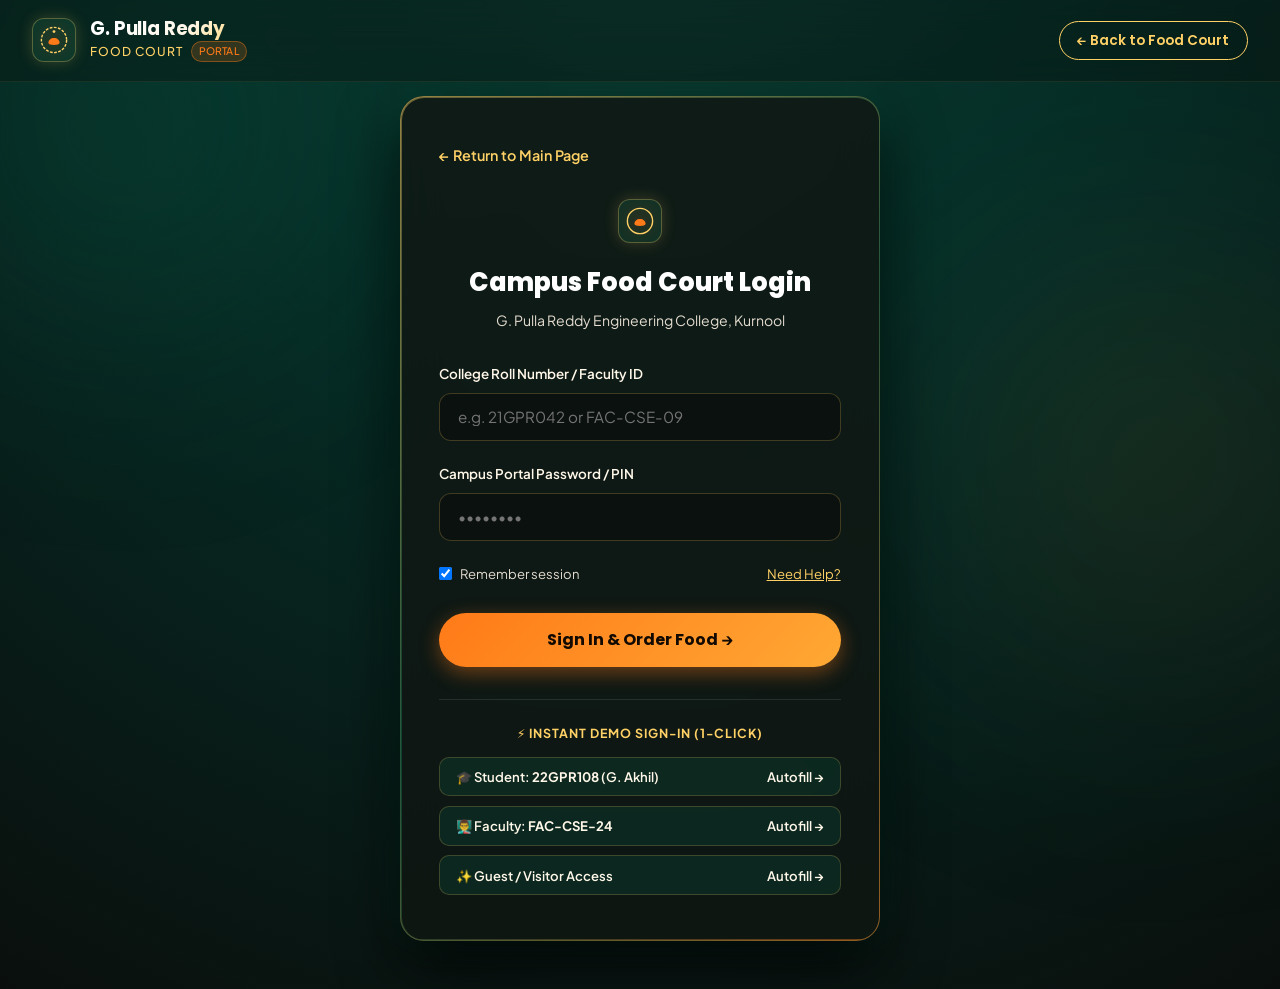
<file: login.html>
<!DOCTYPE html>
<html lang="en">
<head>
  <meta charset="UTF-8">
  <meta name="viewport" content="width=device-width, initial-scale=1.0">
  <title>Student & Faculty Login — G. Pulla Reddy Food Court</title>
  <meta name="description" content="Login to G. Pulla Reddy Food Court Smart Queue Management System. Order meals, track digital tokens, and skip the line.">

  <!-- Google Fonts -->
  <link rel="preconnect" href="https://fonts.googleapis.com">
  <link rel="preconnect" href="https://fonts.gstatic.com" crossorigin>
  <link href="https://fonts.googleapis.com/css2?family=Plus+Jakarta+Sans:wght@300;400;500;600;700;800&family=Poppins:wght@400;500;600;700;800&display=swap" rel="stylesheet">
  
  <link rel="stylesheet" href="style.css">
  <style>
    .auth-page {
      min-height: 100vh;
      display: flex;
      flex-direction: column;
      justify-content: center;
      align-items: center;
      padding: 6rem 1.5rem 3rem 1.5rem;
      position: relative;
      z-index: 2;
    }

    .auth-card {
      width: 100%;
      max-width: 480px;
      background: rgba(16, 22, 19, 0.82);
      border: 1px solid rgba(255, 209, 102, 0.28);
      border-radius: 24px;
      padding: 2.8rem 2.4rem;
      box-shadow: 0 25px 60px rgba(0, 0, 0, 0.8), 0 0 35px rgba(11, 93, 70, 0.35);
      backdrop-filter: blur(20px);
      -webkit-backdrop-filter: blur(20px);
      position: relative;
    }

    .auth-card::before {
      content: '';
      position: absolute;
      inset: -1px;
      border-radius: inherit;
      padding: 1.5px;
      background: linear-gradient(135deg, rgba(255, 209, 102, 0.4), rgba(11, 93, 70, 0.6), rgba(255, 122, 24, 0.4));
      -webkit-mask: linear-gradient(#fff 0 0) content-box, linear-gradient(#fff 0 0);
      -webkit-mask-composite: xor;
      mask-composite: exclude;
      pointer-events: none;
    }

    .auth-header {
      text-align: center;
      margin-bottom: 2rem;
    }

    .auth-header .logo-crest {
      margin: 0 auto 1.2rem auto;
    }

    .auth-title {
      font-family: var(--font-heading);
      font-size: 1.6rem;
      font-weight: 800;
      color: #FFFFFF;
      margin-bottom: 0.35rem;
    }

    .auth-subtitle {
      font-size: 0.88rem;
      color: var(--color-cream-muted);
    }

    .form-group {
      margin-bottom: 1.4rem;
    }

    .form-label {
      display: block;
      font-size: 0.84rem;
      font-weight: 600;
      color: var(--color-cream);
      margin-bottom: 0.5rem;
    }

    .form-input-wrapper {
      position: relative;
    }

    .form-input {
      width: 100%;
      background: rgba(10, 15, 13, 0.7);
      border: 1.5px solid rgba(255, 209, 102, 0.22);
      border-radius: 12px;
      padding: 0.85rem 1.1rem;
      color: #FFFFFF;
      font-size: 0.95rem;
      transition: all var(--transition-fast);
      outline: none;
    }

    .form-input:focus {
      border-color: var(--color-gold);
      box-shadow: 0 0 15px rgba(255, 209, 102, 0.25);
      background: rgba(10, 15, 13, 0.95);
    }

    .form-row-between {
      display: flex;
      align-items: center;
      justify-content: space-between;
      font-size: 0.82rem;
      margin-bottom: 1.8rem;
    }

    .form-checkbox-label {
      display: flex;
      align-items: center;
      gap: 0.5rem;
      color: var(--color-cream-muted);
      cursor: pointer;
    }

    .forgot-link {
      color: var(--color-gold);
      text-decoration: underline;
    }

    .demo-login-box {
      margin-top: 2rem;
      padding-top: 1.5rem;
      border-top: 1px solid rgba(255, 255, 255, 0.1);
    }

    .demo-login-box h5 {
      font-size: 0.78rem;
      font-weight: 700;
      text-transform: uppercase;
      letter-spacing: 0.08em;
      color: var(--color-gold);
      margin-bottom: 0.8rem;
      text-align: center;
    }

    .demo-btn-group {
      display: flex;
      flex-direction: column;
      gap: 0.6rem;
    }

    .btn-demo-quick {
      background: rgba(11, 93, 70, 0.25);
      border: 1px solid rgba(255, 209, 102, 0.2);
      border-radius: 10px;
      padding: 0.65rem 1rem;
      color: var(--color-cream);
      font-size: 0.82rem;
      font-weight: 600;
      cursor: pointer;
      display: flex;
      align-items: center;
      justify-content: space-between;
      transition: all var(--transition-fast);
    }

    .btn-demo-quick:hover {
      background: rgba(11, 93, 70, 0.6);
      border-color: var(--color-gold);
      color: var(--color-gold);
      transform: translateX(3px);
    }

    .back-home-link {
      display: inline-flex;
      align-items: center;
      gap: 0.5rem;
      color: var(--color-gold);
      font-size: 0.9rem;
      font-weight: 600;
      margin-bottom: 2rem;
      text-decoration: none;
      transition: transform var(--transition-fast);
    }

    .back-home-link:hover {
      transform: translateX(-4px);
    }
  </style>
</head>
<body>

  <!-- Ambient background glow -->
  <div class="ambient-glow glow-top-left" aria-hidden="true"></div>
  <div class="ambient-glow glow-center-right" aria-hidden="true"></div>

  <!-- Navbar Simple Header -->
  <header class="navbar" id="navbar">
    <div class="nav-container">
      <a href="index.html" class="brand-logo" aria-label="G. Pulla Reddy Food Court Home">
        <div class="logo-crest">
          <svg class="crest-icon" viewBox="0 0 40 40" fill="none" xmlns="http://www.w3.org/2000/svg">
            <circle cx="20" cy="20" r="18" stroke="#FFD166" stroke-width="2" stroke-dasharray="4 2"/>
            <path d="M12 24C12 20 15.58 17 20 17C24.42 17 28 20 28 24C28 26.2 24.42 27 20 27C15.58 27 12 26.2 12 24Z" fill="#FF7A18"/>
            <circle cx="20" cy="8" r="2" fill="#FFD166"/>
          </svg>
        </div>
        <div class="brand-text">
          <span class="college-name">G. Pulla Reddy</span>
          <span class="sub-name">Food Court <span class="badge-sqms">Portal</span></span>
        </div>
      </a>

      <div class="nav-actions">
        <a href="index.html" class="btn btn-outline-gold" style="padding: 0.5rem 1.1rem; font-size: 0.85rem;">
          ← Back to Food Court
        </a>
      </div>
    </div>
  </header>

  <main class="auth-page">
    <div class="auth-card">
      
      <a href="index.html" class="back-home-link">
        <span>← Return to Main Page</span>
      </a>

      <div class="auth-header">
        <div class="logo-crest">
          <svg class="crest-icon" viewBox="0 0 40 40" fill="none">
            <circle cx="20" cy="20" r="18" stroke="#FFD166" stroke-width="2"/>
            <path d="M12 24C12 20 15.58 17 20 17C24.42 17 28 20 28 24C28 26.2 24.42 27 20 27C15.58 27 12 26.2 12 24Z" fill="#FF7A18"/>
          </svg>
        </div>
        <h1 class="auth-title">Campus Food Court Login</h1>
        <p class="auth-subtitle">G. Pulla Reddy Engineering College, Kurnool</p>
      </div>

      <form id="loginForm" onsubmit="handleLoginSubmit(event)">
        
        <div class="form-group">
          <label class="form-label" for="collegeRoll">College Roll Number / Faculty ID</label>
          <div class="form-input-wrapper">
            <input 
              type="text" 
              id="collegeRoll" 
              class="form-input" 
              placeholder="e.g. 21GPR042 or FAC-CSE-09" 
              required
            >
          </div>
        </div>

        <div class="form-group">
          <label class="form-label" for="userPassword">Campus Portal Password / PIN</label>
          <div class="form-input-wrapper">
            <input 
              type="password" 
              id="userPassword" 
              class="form-input" 
              placeholder="••••••••" 
              required
            >
          </div>
        </div>

        <div class="form-row-between">
          <label class="form-checkbox-label">
            <input type="checkbox" checked>
            <span>Remember session</span>
          </label>
          <a href="#" class="forgot-link" onclick="alert('Demo Mode: You can click any Quick Demo Login button below or type any credentials to test!')">Need Help?</a>
        </div>

        <button type="submit" class="btn btn-primary btn-block" style="padding: 0.9rem; font-size: 1rem;">
          Sign In & Order Food →
        </button>

      </form>

      <!-- Instant Demo Shortcuts -->
      <div class="demo-login-box">
        <h5>⚡ Instant Demo Sign-In (1-Click)</h5>
        <div class="demo-btn-group">
          <button type="button" class="btn-demo-quick" onclick="quickFill('22GPR108', 'G. Akhil (ECE Department)')">
            <span>🎓 Student: <strong>22GPR108</strong> (G. Akhil)</span>
            <span>Autofill →</span>
          </button>
          <button type="button" class="btn-demo-quick" onclick="quickFill('FAC-CSE-24', 'Dr. S. Reddy (CSE Dept)')">
            <span>👨‍🏫 Faculty: <strong>FAC-CSE-24</strong></span>
            <span>Autofill →</span>
          </button>
          <button type="button" class="btn-demo-quick" onclick="quickFill('GUEST-CAMPUS', 'Guest Visitor')">
            <span>✨ Guest / Visitor Access</span>
            <span>Autofill →</span>
          </button>
        </div>
      </div>

    </div>
  </main>

  <script>
    function quickFill(id, name) {
      document.getElementById('collegeRoll').value = id;
      document.getElementById('userPassword').value = 'canteen123';
      sessionStorage.setItem('gpr_user', JSON.stringify({ id, name, role: 'Student' }));
      setTimeout(() => {
        alert(`Welcome, ${name}! Redirecting to Food Court Menu with verified student account.`);
        window.location.href = 'index.html#menu';
      }, 250);
    }

    function handleLoginSubmit(e) {
      e.preventDefault();
      const id = document.getElementById('collegeRoll').value.trim();
      sessionStorage.setItem('gpr_user', JSON.stringify({ id, name: id, role: 'User' }));
      alert(`Login Successful for ${id}! Taking you to the menu...`);
      window.location.href = 'index.html#menu';
    }
  </script>
</body>
</html>
</file>
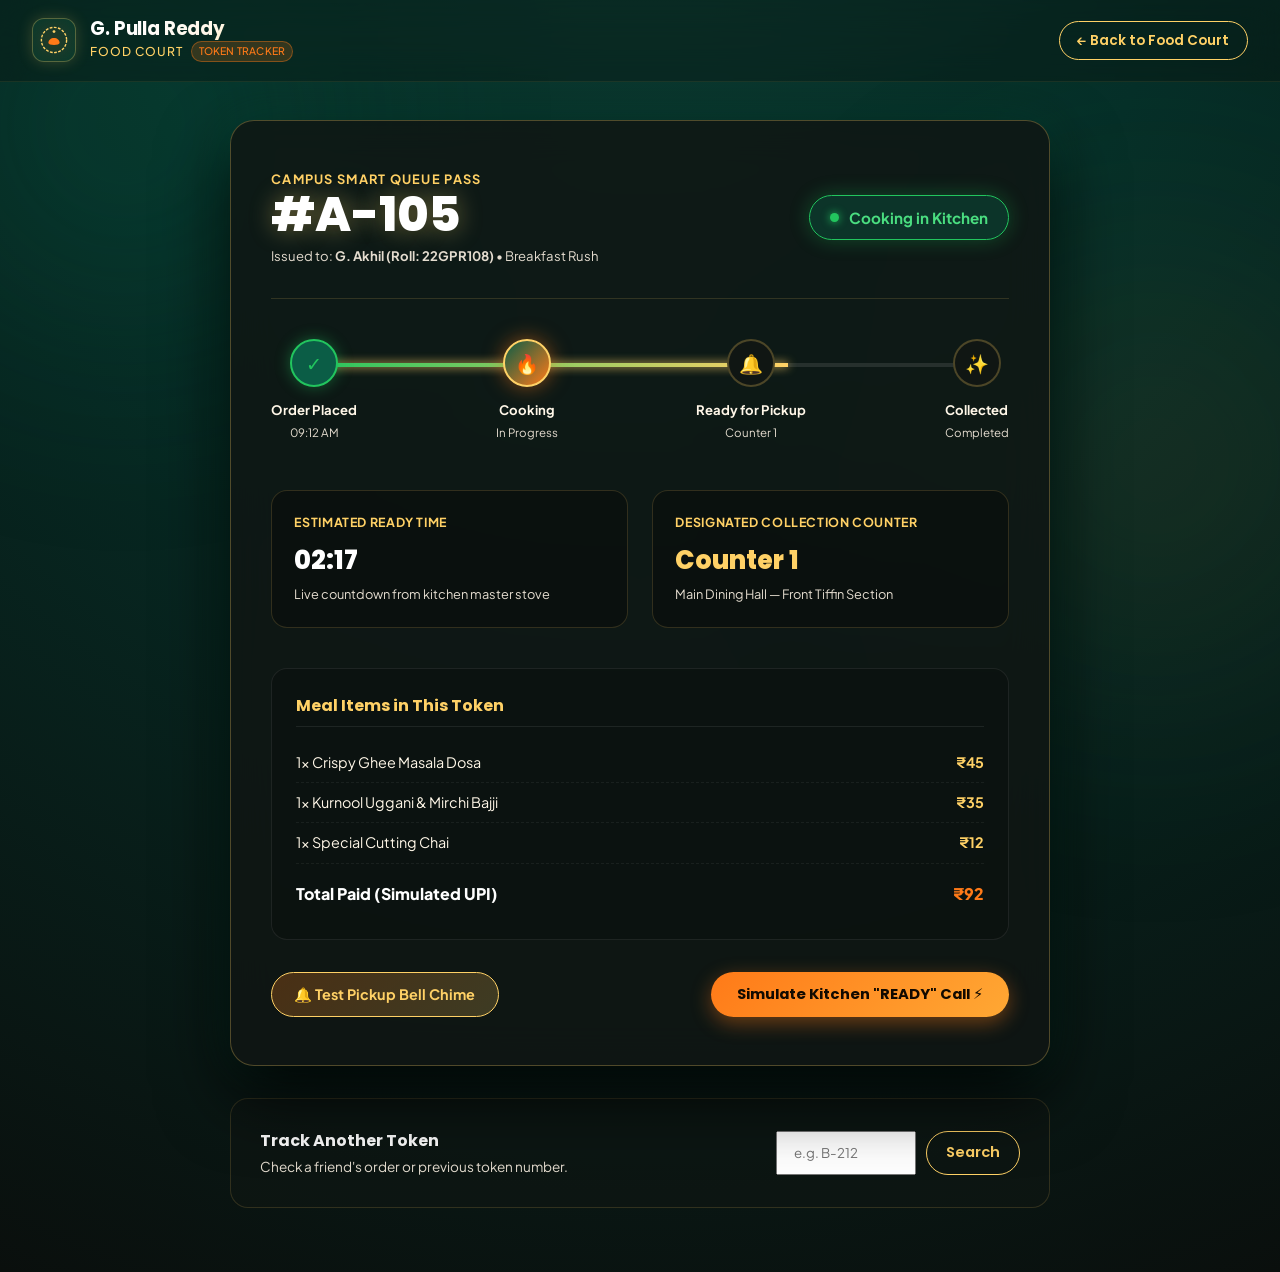
<file: token.html>
<!DOCTYPE html>
<html lang="en">
<head>
  <meta charset="UTF-8">
  <meta name="viewport" content="width=device-width, initial-scale=1.0">
  <title>Track Your Token — G. Pulla Reddy Food Court</title>
  <meta name="description" content="Live digital token tracker for G. Pulla Reddy Food Court. Real-time kitchen updates, counter pickup notifications, and simulated audio chime.">

  <!-- Google Fonts -->
  <link rel="preconnect" href="https://fonts.googleapis.com">
  <link rel="preconnect" href="https://fonts.gstatic.com" crossorigin>
  <link href="https://fonts.googleapis.com/css2?family=Plus+Jakarta+Sans:wght@300;400;500;600;700;800&family=Poppins:wght@400;500;600;700;800&display=swap" rel="stylesheet">
  
  <link rel="stylesheet" href="style.css">
  <style>
    .token-page {
      min-height: 100vh;
      padding: 7.5rem 1.5rem 4rem 1.5rem;
      position: relative;
      z-index: 2;
    }

    .token-container {
      max-width: 820px;
      margin: 0 auto;
    }

    .tracker-card {
      background: rgba(16, 22, 19, 0.85);
      border: 1.5px solid rgba(255, 209, 102, 0.28);
      border-radius: 24px;
      padding: 3rem 2.5rem;
      box-shadow: 0 30px 70px rgba(0, 0, 0, 0.85), 0 0 40px rgba(11, 93, 70, 0.35);
      backdrop-filter: blur(20px);
      -webkit-backdrop-filter: blur(20px);
      position: relative;
      margin-bottom: 2rem;
    }

    .token-header-banner {
      display: flex;
      align-items: center;
      justify-content: space-between;
      flex-wrap: wrap;
      gap: 1.5rem;
      padding-bottom: 2rem;
      border-bottom: 1px solid rgba(255, 209, 102, 0.15);
      margin-bottom: 2.5rem;
    }

    .token-hero-badge {
      display: flex;
      flex-direction: column;
    }

    .token-hero-badge .token-sub {
      font-size: 0.8rem;
      text-transform: uppercase;
      letter-spacing: 0.1em;
      color: var(--color-gold);
      font-weight: 700;
    }

    .token-number-display {
      font-family: var(--font-heading);
      font-size: 3rem;
      font-weight: 800;
      color: #FFFFFF;
      line-height: 1.1;
      text-shadow: 0 0 25px rgba(255, 209, 102, 0.4);
    }

    .token-status-pill {
      display: inline-flex;
      align-items: center;
      gap: 0.6rem;
      background: rgba(11, 93, 70, 0.4);
      border: 1.5px solid #22C55E;
      color: #4ADE80;
      padding: 0.6rem 1.25rem;
      border-radius: 999px;
      font-weight: 700;
      font-size: 0.95rem;
      box-shadow: 0 0 20px rgba(34, 197, 94, 0.3);
      animation: borderGlow 2s infinite alternate;
    }

    /* Stepper Progression */
    .stepper-container {
      position: relative;
      margin-bottom: 3rem;
    }

    .stepper-bar-bg {
      position: absolute;
      top: 24px;
      left: 30px;
      right: 30px;
      height: 4px;
      background: rgba(255, 255, 255, 0.1);
      z-index: 1;
    }

    .stepper-bar-fill {
      position: absolute;
      top: 24px;
      left: 30px;
      width: 66%;
      height: 4px;
      background: linear-gradient(90deg, #22C55E 0%, var(--color-gold) 100%);
      box-shadow: 0 0 10px var(--color-gold);
      z-index: 2;
      transition: width 0.6s ease;
    }

    .stepper-steps {
      display: flex;
      justify-content: space-between;
      position: relative;
      z-index: 3;
    }

    .step-item {
      display: flex;
      flex-direction: column;
      align-items: center;
      text-align: center;
      max-width: 130px;
    }

    .step-circle {
      width: 48px;
      height: 48px;
      border-radius: 50%;
      background: #101613;
      border: 2px solid rgba(255, 209, 102, 0.25);
      display: flex;
      align-items: center;
      justify-content: center;
      font-size: 1.2rem;
      margin-bottom: 0.75rem;
      transition: all var(--transition-smooth);
    }

    .step-item.completed .step-circle {
      background: #0B5D46;
      border-color: #22C55E;
      color: #22C55E;
      box-shadow: 0 0 15px rgba(34, 197, 94, 0.4);
    }

    .step-item.active .step-circle {
      background: linear-gradient(135deg, var(--color-forest) 0%, var(--color-orange) 100%);
      border-color: var(--color-gold);
      color: #FFFFFF;
      box-shadow: 0 0 20px rgba(255, 122, 24, 0.5);
      animation: pulseLight 2s infinite;
    }

    .step-label {
      font-size: 0.82rem;
      font-weight: 700;
      color: var(--color-cream);
      margin-bottom: 0.2rem;
    }

    .step-time {
      font-size: 0.72rem;
      color: var(--color-cream-muted);
    }

    /* Live Estimation Widget */
    .estimation-grid {
      display: grid;
      grid-template-columns: 1fr 1fr;
      gap: 1.5rem;
      margin-bottom: 2.5rem;
    }

    .est-box {
      background: rgba(10, 15, 13, 0.7);
      border: 1px solid rgba(255, 209, 102, 0.16);
      border-radius: 16px;
      padding: 1.4rem;
    }

    .est-box-header {
      font-size: 0.78rem;
      font-weight: 700;
      color: var(--color-gold);
      text-transform: uppercase;
      letter-spacing: 0.05em;
      margin-bottom: 0.4rem;
    }

    .est-value {
      font-family: var(--font-heading);
      font-size: 1.6rem;
      font-weight: 800;
      color: #FFFFFF;
    }

    .est-subtext {
      font-size: 0.8rem;
      color: var(--color-cream-muted);
      margin-top: 0.2rem;
    }

    /* Order Summary Details */
    .order-items-box {
      background: rgba(10, 15, 13, 0.5);
      border: 1px solid rgba(255, 255, 255, 0.08);
      border-radius: 16px;
      padding: 1.5rem;
      margin-bottom: 2rem;
    }

    .order-items-box h4 {
      font-family: var(--font-heading);
      font-size: 1rem;
      color: var(--color-gold);
      margin-bottom: 1rem;
      padding-bottom: 0.5rem;
      border-bottom: 1px solid rgba(255, 255, 255, 0.08);
    }

    .order-item-row {
      display: flex;
      justify-content: space-between;
      align-items: center;
      padding: 0.5rem 0;
      font-size: 0.9rem;
      color: var(--color-cream);
    }

    .order-item-row:not(:last-child) {
      border-bottom: 1px dashed rgba(255, 255, 255, 0.06);
    }

    /* Actions Bar */
    .tracker-actions {
      display: flex;
      align-items: center;
      justify-content: space-between;
      flex-wrap: wrap;
      gap: 1rem;
    }

    .chime-btn {
      background: linear-gradient(135deg, rgba(255, 122, 24, 0.25) 0%, rgba(255, 209, 102, 0.2) 100%);
      border: 1.5px solid var(--color-gold);
      color: var(--color-gold);
      padding: 0.75rem 1.4rem;
      border-radius: 999px;
      font-weight: 700;
      font-size: 0.9rem;
      cursor: pointer;
      display: inline-flex;
      align-items: center;
      gap: 0.5rem;
      transition: all var(--transition-fast);
    }

    .chime-btn:hover {
      background: var(--color-gold);
      color: #101613;
      transform: scale(1.03);
      box-shadow: 0 0 20px rgba(255, 209, 102, 0.4);
    }

    /* Query Another Token Card */
    .query-card {
      background: rgba(16, 22, 19, 0.6);
      border: 1px solid rgba(255, 209, 102, 0.15);
      border-radius: 18px;
      padding: 1.8rem;
      display: flex;
      align-items: center;
      justify-content: space-between;
      flex-wrap: wrap;
      gap: 1.5rem;
    }

    @media (max-width: 640px) {
      .tracker-card {
        padding: 1.8rem 1.2rem;
      }
      .token-header-banner {
        flex-direction: column;
        align-items: flex-start;
      }
      .token-number-display {
        font-size: 2.4rem;
      }
      .estimation-grid {
        grid-template-columns: 1fr;
      }
      .stepper-steps {
        flex-direction: column;
        gap: 1.5rem;
        align-items: flex-start;
        padding-left: 20px;
      }
      .stepper-bar-bg, .stepper-bar-fill {
        display: none;
      }
      .step-item {
        flex-direction: row;
        gap: 1rem;
        text-align: left;
        max-width: none;
      }
      .step-circle {
        margin-bottom: 0;
        flex-shrink: 0;
      }
      .query-card {
        flex-direction: column;
        align-items: stretch;
      }
    }
  </style>
</head>
<body>

  <!-- Ambient Background Glow -->
  <div class="ambient-glow glow-top-left" aria-hidden="true"></div>
  <div class="ambient-glow glow-center-right" aria-hidden="true"></div>

  <!-- Navbar -->
  <header class="navbar" id="navbar">
    <div class="nav-container">
      <a href="index.html" class="brand-logo" aria-label="G. Pulla Reddy Food Court Home">
        <div class="logo-crest">
          <svg class="crest-icon" viewBox="0 0 40 40" fill="none" xmlns="http://www.w3.org/2000/svg">
            <circle cx="20" cy="20" r="18" stroke="#FFD166" stroke-width="2" stroke-dasharray="4 2"/>
            <path d="M12 24C12 20 15.58 17 20 17C24.42 17 28 20 28 24C28 26.2 24.42 27 20 27C15.58 27 12 26.2 12 24Z" fill="#FF7A18"/>
            <circle cx="20" cy="8" r="2" fill="#FFD166"/>
          </svg>
        </div>
        <div class="brand-text">
          <span class="college-name">G. Pulla Reddy</span>
          <span class="sub-name">Food Court <span class="badge-sqms">Token Tracker</span></span>
        </div>
      </a>

      <div class="nav-actions">
        <a href="index.html" class="btn btn-outline-gold" style="padding: 0.5rem 1.1rem; font-size: 0.85rem;">
          ← Back to Food Court
        </a>
      </div>
    </div>
  </header>

  <main class="token-page">
    <div class="token-container">
      
      <!-- Primary Tracker Card -->
      <div class="tracker-card">
        
        <!-- Header Banner with Token Number -->
        <div class="token-header-banner">
          <div class="token-hero-badge">
            <span class="token-sub">Campus Smart Queue Pass</span>
            <div class="token-number-display" id="activeTokenId">#A-105</div>
            <p style="font-size: 0.82rem; color: var(--color-cream-muted); margin-top: 0.2rem;">
              Issued to: <strong>G. Akhil (Roll: 22GPR108)</strong> • Breakfast Rush
            </p>
          </div>
          <div class="token-status-pill" id="tokenStatusBadge">
            <span class="pulse-indicator"></span>
            <span id="tokenStatusText">Cooking in Kitchen</span>
          </div>
        </div>

        <!-- 4-Step Stepper Progress Bar -->
        <div class="stepper-container">
          <div class="stepper-bar-bg"></div>
          <div class="stepper-bar-fill" id="stepperFill"></div>
          
          <div class="stepper-steps">
            
            <div class="step-item completed">
              <div class="step-circle">✓</div>
              <div class="step-label">Order Placed</div>
              <div class="step-time">09:12 AM</div>
            </div>

            <div class="step-item active">
              <div class="step-circle">🔥</div>
              <div class="step-label">Cooking</div>
              <div class="step-time">In Progress</div>
            </div>

            <div class="step-item">
              <div class="step-circle">🔔</div>
              <div class="step-label">Ready for Pickup</div>
              <div class="step-time">Counter 1</div>
            </div>

            <div class="step-item">
              <div class="step-circle">✨</div>
              <div class="step-label">Collected</div>
              <div class="step-time">Completed</div>
            </div>

          </div>
        </div>

        <!-- Live Estimation Row -->
        <div class="estimation-grid">
          
          <div class="est-box">
            <div class="est-box-header">Estimated Ready Time</div>
            <div class="est-value" id="countdownTimer">02:18</div>
            <div class="est-subtext">Live countdown from kitchen master stove</div>
          </div>

          <div class="est-box">
            <div class="est-box-header">Designated Collection Counter</div>
            <div class="est-value" style="color: var(--color-gold);">Counter 1</div>
            <div class="est-subtext">Main Dining Hall — Front Tiffin Section</div>
          </div>

        </div>

        <!-- Order Items Breakdown -->
        <div class="order-items-box">
          <h4>Meal Items in This Token</h4>
          <div class="order-item-row">
            <span>1x Crispy Ghee Masala Dosa</span>
            <span style="color: var(--color-gold); font-weight: 700;">₹45</span>
          </div>
          <div class="order-item-row">
            <span>1x Kurnool Uggani & Mirchi Bajji</span>
            <span style="color: var(--color-gold); font-weight: 700;">₹35</span>
          </div>
          <div class="order-item-row">
            <span>1x Special Cutting Chai</span>
            <span style="color: var(--color-gold); font-weight: 700;">₹12</span>
          </div>
          <div class="order-item-row" style="margin-top: 0.6rem; font-weight: 800; font-size: 1rem; color: #FFFFFF;">
            <span>Total Paid (Simulated UPI)</span>
            <span style="color: var(--color-orange);">₹92</span>
          </div>
        </div>

        <!-- Tracker Actions -->
        <div class="tracker-actions">
          <button class="chime-btn" onclick="playCounterBell()">
            <span>🔔 Test Pickup Bell Chime</span>
          </button>
          <button class="btn btn-primary" onclick="simulateCounterCall()">
            <span>Simulate Kitchen "READY" Call ⚡</span>
          </button>
        </div>

      </div>

      <!-- Quick Switch / Look up other token -->
      <div class="query-card">
        <div>
          <h4 style="font-family: var(--font-heading); color: #FFFFFF; margin-bottom: 0.2rem;">Track Another Token</h4>
          <p style="font-size: 0.85rem; color: var(--color-cream-muted);">Check a friend's order or previous token number.</p>
        </div>
        <form style="display: flex; gap: 0.6rem;" onsubmit="switchToken(event)">
          <input 
            type="text" 
            id="newTokenInput" 
            placeholder="e.g. B-212" 
            class="form-input" 
            style="width: 140px; padding: 0.65rem 1rem;" 
            required
          >
          <button type="submit" class="btn btn-outline-gold" style="padding: 0.65rem 1.2rem;">Search</button>
        </form>
      </div>

    </div>
  </main>

  <script>
    // URL param check
    const urlParams = new URLSearchParams(window.location.search);
    const tokenParam = urlParams.get('token');
    if (tokenParam) {
      document.getElementById('activeTokenId').textContent = '#' + tokenParam.toUpperCase();
    }

    // Live Countdown
    let totalSeconds = 138;
    const timerEl = document.getElementById('countdownTimer');
    const timerInterval = setInterval(() => {
      if (totalSeconds <= 0) {
        clearInterval(timerInterval);
        timerEl.textContent = 'READY!';
        simulateCounterCall();
        return;
      }
      totalSeconds--;
      const mins = Math.floor(totalSeconds / 60);
      const secs = totalSeconds % 60;
      timerEl.textContent = `${String(mins).padStart(2, '0')}:${String(secs).padStart(2, '0')}`;
    }, 1000);

    // Synthetic Web Audio API Chime Bell (No external MP3 needed!)
    function playCounterBell() {
      try {
        const AudioCtx = window.AudioContext || window.webkitAudioContext;
        if (!AudioCtx) return;
        const ctx = new AudioCtx();

        const osc1 = ctx.createOscillator();
        const osc2 = ctx.createOscillator();
        const gain = ctx.createGain();

        osc1.type = 'sine';
        osc1.frequency.setValueAtTime(880, ctx.currentTime); // Note A5
        osc1.frequency.exponentialRampToValueAtTime(1760, ctx.currentTime + 0.1);

        osc2.type = 'triangle';
        osc2.frequency.setValueAtTime(1320, ctx.currentTime); // Note E6

        gain.gain.setValueAtTime(0.3, ctx.currentTime);
        gain.gain.exponentialRampToValueAtTime(0.001, ctx.currentTime + 1.2);

        osc1.connect(gain);
        osc2.connect(gain);
        gain.connect(ctx.destination);

        osc1.start();
        osc2.start();
        osc1.stop(ctx.currentTime + 1.2);
        osc2.stop(ctx.currentTime + 1.2);
      } catch (e) {
        console.log('Audio not allowed or supported:', e);
      }
    }

    function simulateCounterCall() {
      playCounterBell();
      document.getElementById('tokenStatusText').textContent = 'READY FOR PICKUP!';
      document.getElementById('tokenStatusBadge').style.borderColor = '#22C55E';
      document.getElementById('tokenStatusBadge').style.background = 'rgba(34, 197, 94, 0.4)';
      document.getElementById('stepperFill').style.width = '100%';

      const steps = document.querySelectorAll('.step-item');
      steps.forEach(s => s.classList.add('completed'));
      steps[2].classList.add('active');

      alert('🔔 DING! Token #' + document.getElementById('activeTokenId').textContent + ' is called at Counter 1! Please pick up your fresh meal tray.');
    }

    function switchToken(e) {
      e.preventDefault();
      const num = document.getElementById('newTokenInput').value.trim().toUpperCase();
      if (num) {
        window.location.href = `token.html?token=${encodeURIComponent(num)}`;
      }
    }
  </script>
</body>
</html>
</file>
<file: style.css>
/* ===================================================================
   G. PULLA REDDY FOOD COURT - SMART QUEUE MANAGEMENT SYSTEM (SQMS)
   Premium Cinematic Emerald & Golden Theme
   =================================================================== */

/* -------------------------------------------------------------------
   CSS Custom Properties (Variables)
   ------------------------------------------------------------------- */
:root {
  /* Brand Color Palette */
  --color-emerald-deep: #062F28;
  --color-forest: #0B5D46;
  --color-forest-light: #127559;
  --color-gold: #FFD166;
  --color-gold-light: #FFE299;
  --color-orange: #FF7A18;
  --color-orange-glow: rgba(255, 122, 24, 0.45);
  --color-cream: #FFF7E8;
  --color-cream-muted: #E4DCCF;
  --color-charcoal: #101613;
  --color-charcoal-deep: #0A0F0D;

  /* Surfaces & Glassmorphism */
  --glass-bg: rgba(16, 22, 19, 0.72);
  --glass-bg-hover: rgba(20, 32, 27, 0.88);
  --glass-border: rgba(255, 209, 102, 0.18);
  --glass-border-hover: rgba(255, 209, 102, 0.45);
  --glass-emerald: rgba(11, 93, 70, 0.25);
  --glass-blur: blur(18px);

  /* Shadows & Glows */
  --glow-orange: 0 0 28px rgba(255, 122, 24, 0.42), 0 0 60px rgba(255, 122, 24, 0.2);
  --glow-gold: 0 0 24px rgba(255, 209, 102, 0.35);
  --glow-emerald: 0 0 30px rgba(11, 93, 70, 0.45);
  --card-shadow: 0 16px 40px -12px rgba(0, 0, 0, 0.65), 0 0 1px 1px rgba(255, 209, 102, 0.12);
  --card-shadow-hover: 0 24px 50px -10px rgba(0, 0, 0, 0.8), 0 0 25px rgba(255, 209, 102, 0.25);

  /* Typography */
  --font-main: 'Plus Jakarta Sans', system-ui, -apple-system, sans-serif;
  --font-heading: 'Poppins', var(--font-main);

  /* Transitions */
  --transition-fast: 0.2s cubic-bezier(0.16, 1, 0.3, 1);
  --transition-smooth: 0.35s cubic-bezier(0.16, 1, 0.3, 1);
  --transition-slow: 0.6s cubic-bezier(0.16, 1, 0.3, 1);
}

/* -------------------------------------------------------------------
   Global Resets & Base Styles
   ------------------------------------------------------------------- */
*, *::before, *::after {
  box-sizing: border-box;
  margin: 0;
  padding: 0;
}

html {
  scroll-behavior: smooth;
  font-size: 16px;
  background-color: var(--color-charcoal-deep);
  color: var(--color-cream);
  overflow-x: hidden;
}

body {
  font-family: var(--font-main);
  background: radial-gradient(circle at 50% -10%, #0c3d33 0%, #062f28 35%, #0A0F0D 100%);
  color: var(--color-cream);
  line-height: 1.6;
  min-height: 100vh;
  position: relative;
  overflow-x: hidden;
  -webkit-font-smoothing: antialiased;
  -moz-osx-font-smoothing: grayscale;
}

/* Accessible focus styling */
:focus-visible {
  outline: 2px solid var(--color-gold);
  outline-offset: 3px;
  border-radius: 6px;
}

img {
  max-width: 100%;
  height: auto;
  display: block;
}

a {
  color: inherit;
  text-decoration: none;
}

ul {
  list-style: none;
}

button, input {
  font-family: inherit;
}

/* -------------------------------------------------------------------
   Ambient Glow Orbs & Background Canvas
   ------------------------------------------------------------------- */
.ambient-glow {
  position: fixed;
  border-radius: 50%;
  filter: blur(120px);
  pointer-events: none;
  z-index: 0;
  opacity: 0.45;
  transition: opacity 1s ease;
}

.glow-top-left {
  top: -150px;
  left: -150px;
  width: 550px;
  height: 550px;
  background: radial-gradient(circle, var(--color-forest) 0%, transparent 70%);
}

.glow-center-right {
  top: 15%;
  right: -200px;
  width: 650px;
  height: 650px;
  background: radial-gradient(circle, rgba(255, 122, 24, 0.28) 0%, rgba(11, 93, 70, 0.25) 50%, transparent 70%);
}

.glow-bottom-left {
  bottom: 10%;
  left: -100px;
  width: 500px;
  height: 500px;
  background: radial-gradient(circle, rgba(11, 93, 70, 0.3) 0%, transparent 70%);
}

.particle-canvas {
  position: fixed;
  top: 0;
  left: 0;
  width: 100vw;
  height: 100vh;
  pointer-events: none;
  z-index: 1;
  opacity: 0.65;
}

/* -------------------------------------------------------------------
   1. NAVIGATION BAR
   ------------------------------------------------------------------- */
.navbar {
  position: fixed;
  top: 0;
  left: 0;
  width: 100%;
  z-index: 1000;
  transition: background-color var(--transition-smooth), backdrop-filter var(--transition-smooth), border-color var(--transition-smooth), padding var(--transition-smooth);
  background-color: rgba(10, 15, 13, 0.35);
  backdrop-filter: var(--glass-blur);
  -webkit-backdrop-filter: var(--glass-blur);
  border-bottom: 1px solid rgba(255, 209, 102, 0.08);
  padding: 1.15rem 0;
}

.navbar.scrolled {
  background-color: rgba(6, 25, 20, 0.92);
  border-bottom: 1px solid rgba(255, 209, 102, 0.18);
  box-shadow: 0 10px 30px rgba(0, 0, 0, 0.45);
  padding: 0.85rem 0;
}

.nav-container {
  max-width: 1280px;
  margin: 0 auto;
  padding: 0 2rem;
  display: flex;
  align-items: center;
  justify-content: space-between;
}

/* Logo Brand */
.brand-logo {
  display: flex;
  align-items: center;
  gap: 0.9rem;
  text-decoration: none;
  cursor: pointer;
  z-index: 10;
}

.logo-crest {
  position: relative;
  width: 44px;
  height: 44px;
  display: flex;
  align-items: center;
  justify-content: center;
  background: radial-gradient(circle, rgba(255, 209, 102, 0.12) 0%, rgba(11, 93, 70, 0.35) 100%);
  border: 1px solid rgba(255, 209, 102, 0.3);
  border-radius: 12px;
  box-shadow: 0 0 15px rgba(255, 209, 102, 0.2);
  transition: transform var(--transition-fast), box-shadow var(--transition-fast);
}

.brand-logo:hover .logo-crest {
  transform: rotate(5deg) scale(1.05);
  box-shadow: 0 0 22px rgba(255, 122, 24, 0.4);
}

.crest-icon {
  width: 28px;
  height: 28px;
}

.crest-dot {
  position: absolute;
  top: 3px;
  right: 3px;
  width: 7px;
  height: 7px;
  background: var(--color-orange);
  border-radius: 50%;
  box-shadow: 0 0 8px var(--color-orange);
  animation: pulseLight 2s infinite ease-in-out;
}

.brand-text {
  display: flex;
  flex-direction: column;
}

.college-name {
  font-family: var(--font-heading);
  font-weight: 700;
  font-size: 1.15rem;
  letter-spacing: -0.01em;
  background: linear-gradient(135deg, #FFFFFF 20%, var(--color-cream) 60%, var(--color-gold) 100%);
  -webkit-background-clip: text;
  -webkit-text-fill-color: transparent;
  line-height: 1.2;
}

.sub-name {
  font-size: 0.76rem;
  font-weight: 500;
  color: var(--color-gold);
  letter-spacing: 0.08em;
  text-transform: uppercase;
  display: flex;
  align-items: center;
  gap: 0.5rem;
}

.badge-sqms {
  font-size: 0.65rem;
  background: rgba(255, 122, 24, 0.18);
  border: 1px solid rgba(255, 122, 24, 0.4);
  color: var(--color-orange);
  padding: 0.1rem 0.4rem;
  border-radius: 999px;
  letter-spacing: 0.02em;
}

/* Nav Menu Links */
.nav-menu {
  display: flex;
  align-items: center;
}

.nav-links {
  display: flex;
  align-items: center;
  gap: 2.2rem;
}

.nav-link {
  font-weight: 500;
  font-size: 0.95rem;
  color: var(--color-cream-muted);
  position: relative;
  padding: 0.4rem 0;
  transition: color var(--transition-fast);
}

.nav-link::after {
  content: '';
  position: absolute;
  bottom: 0;
  left: 50%;
  width: 0;
  height: 2px;
  background: linear-gradient(90deg, var(--color-gold), var(--color-orange));
  border-radius: 2px;
  transition: width var(--transition-fast), left var(--transition-fast);
}

.nav-link:hover,
.nav-link.active {
  color: var(--color-cream);
}

.nav-link:hover::after,
.nav-link.active::after {
  width: 100%;
  left: 0;
}

/* Nav Actions */
.nav-actions {
  display: flex;
  align-items: center;
  gap: 1rem;
}

.btn-student-login {
  display: inline-flex;
  align-items: center;
  gap: 0.55rem;
  padding: 0.6rem 1.25rem;
  background: linear-gradient(135deg, rgba(11, 93, 70, 0.4) 0%, rgba(6, 47, 40, 0.8) 100%);
  border: 1px solid rgba(255, 209, 102, 0.4);
  border-radius: 999px;
  color: var(--color-gold);
  font-weight: 600;
  font-size: 0.88rem;
  letter-spacing: 0.02em;
  position: relative;
  overflow: hidden;
  transition: all var(--transition-fast);
  box-shadow: 0 0 15px rgba(255, 209, 102, 0.15);
}

.login-pulse {
  width: 8px;
  height: 8px;
  background-color: #22C55E;
  border-radius: 50%;
  box-shadow: 0 0 8px #22C55E;
  animation: pulseGreen 1.8s infinite;
}

.login-icon {
  width: 16px;
  height: 16px;
  fill: currentColor;
}

.btn-student-login:hover {
  background: linear-gradient(135deg, var(--color-orange) 0%, #E6660F 100%);
  border-color: var(--color-gold);
  color: #FFFFFF;
  transform: translateY(-2px);
  box-shadow: var(--glow-orange);
}

/* Mobile Hamburger Button */
.hamburger-btn {
  display: none;
  flex-direction: column;
  justify-content: space-around;
  width: 40px;
  height: 40px;
  background: rgba(11, 93, 70, 0.3);
  border: 1px solid rgba(255, 209, 102, 0.2);
  border-radius: 8px;
  padding: 8px;
  cursor: pointer;
  z-index: 1100;
  transition: background-color var(--transition-fast);
}

.hamburger-line {
  width: 100%;
  height: 2px;
  background-color: var(--color-gold);
  border-radius: 2px;
  transition: transform var(--transition-fast), opacity var(--transition-fast);
}

.hamburger-btn.active .hamburger-line:nth-child(1) {
  transform: translateY(8px) rotate(45deg);
}
.hamburger-btn.active .hamburger-line:nth-child(2) {
  opacity: 0;
}
.hamburger-btn.active .hamburger-line:nth-child(3) {
  transform: translateY(-8px) rotate(-45deg);
}

/* Mobile Drawer Overlay */
.mobile-drawer {
  position: fixed;
  top: 0;
  left: 0;
  width: 100%;
  height: 100vh;
  background: rgba(6, 25, 20, 0.96);
  backdrop-filter: blur(20px);
  -webkit-backdrop-filter: blur(20px);
  z-index: 1050;
  display: flex;
  flex-direction: column;
  justify-content: center;
  padding: 3rem 2rem;
  opacity: 0;
  pointer-events: none;
  transform: translateY(-20px);
  transition: opacity var(--transition-smooth), transform var(--transition-smooth);
}

.mobile-drawer.active {
  opacity: 1;
  pointer-events: auto;
  transform: translateY(0);
}

.mobile-drawer-content {
  max-width: 400px;
  margin: 0 auto;
  width: 100%;
  text-align: center;
}

.mobile-nav-links {
  display: flex;
  flex-direction: column;
  gap: 1.5rem;
  margin-bottom: 2.5rem;
}

.mobile-nav-link {
  font-family: var(--font-heading);
  font-size: 1.4rem;
  font-weight: 600;
  color: var(--color-cream);
  transition: color var(--transition-fast);
}

.mobile-nav-link:hover {
  color: var(--color-gold);
}

.mobile-campus-tag {
  margin-top: 1.5rem;
  font-size: 0.8rem;
  color: var(--color-cream-muted);
  opacity: 0.8;
}

/* -------------------------------------------------------------------
   2. HERO SECTION
   ------------------------------------------------------------------- */
.hero-section {
  position: relative;
  min-height: 100vh;
  padding: 8.5rem 2rem 5rem 2rem;
  display: flex;
  align-items: center;
  z-index: 2;
  overflow: hidden;
}

.hero-bg-overlay {
  position: absolute;
  inset: 0;
  background: 
    radial-gradient(circle at 75% 30%, rgba(255, 122, 24, 0.12) 0%, transparent 50%),
    radial-gradient(circle at 20% 40%, rgba(11, 93, 70, 0.35) 0%, transparent 60%),
    linear-gradient(180deg, rgba(6, 47, 40, 0.4) 0%, rgba(10, 15, 13, 0.85) 80%, var(--color-charcoal-deep) 100%);
  pointer-events: none;
  z-index: -1;
}

.hero-container {
  max-width: 1280px;
  margin: 0 auto;
  width: 100%;
  display: grid;
  grid-template-columns: 1.1fr 0.9fr;
  align-items: center;
  gap: 4rem;
}

/* Hero Content */
.hero-content {
  display: flex;
  flex-direction: column;
}

/* Glowing Top Badge */
.hero-badge {
  display: inline-flex;
  align-items: center;
  gap: 0.65rem;
  background: rgba(11, 93, 70, 0.35);
  border: 1px solid rgba(255, 209, 102, 0.3);
  padding: 0.45rem 1rem;
  border-radius: 999px;
  width: fit-content;
  margin-bottom: 1.5rem;
  box-shadow: 0 0 20px rgba(11, 93, 70, 0.4);
}

.badge-dot {
  width: 8px;
  height: 8px;
  background-color: var(--color-gold);
  border-radius: 50%;
  box-shadow: 0 0 10px var(--color-gold);
  animation: pulseDot 2s infinite ease-in-out;
}

.badge-text {
  font-size: 0.78rem;
  font-weight: 700;
  letter-spacing: 0.1em;
  color: var(--color-gold);
  text-transform: uppercase;
}

/* Main Heading */
.hero-heading {
  font-family: var(--font-heading);
  font-size: clamp(2.6rem, 5vw, 4.2rem);
  font-weight: 800;
  line-height: 1.12;
  letter-spacing: -0.025em;
  color: #FFFFFF;
  margin-bottom: 1.35rem;
}

.glow-gradient-text {
  background: linear-gradient(135deg, #FFD166 10%, #FF9E2C 50%, #FF7A18 100%);
  -webkit-background-clip: text;
  -webkit-text-fill-color: transparent;
  display: inline-block;
  filter: drop-shadow(0 2px 18px rgba(255, 122, 24, 0.4));
  position: relative;
}

/* Description Subtitle */
.hero-description {
  font-size: clamp(1.05rem, 1.25vw, 1.22rem);
  color: var(--color-cream-muted);
  line-height: 1.65;
  max-width: 580px;
  margin-bottom: 1.5rem;
  font-weight: 400;
}

/* Status Badge */
.status-badge {
  display: inline-flex;
  align-items: center;
  gap: 0.75rem;
  background: rgba(16, 22, 19, 0.65);
  border: 1px solid rgba(255, 209, 102, 0.16);
  backdrop-filter: blur(12px);
  -webkit-backdrop-filter: blur(12px);
  padding: 0.5rem 1rem;
  border-radius: 10px;
  font-size: 0.85rem;
  color: var(--color-cream);
  width: fit-content;
  margin-bottom: 2.2rem;
}

.status-icon {
  color: var(--color-gold);
}

.status-text {
  font-weight: 600;
  color: var(--color-cream);
}

.status-separator {
  color: rgba(255, 255, 255, 0.3);
}

.status-kitchen {
  color: #4ADE80;
  font-weight: 500;
}

/* -------------------------------------------------------------------
   3. GLOWING CALL-TO-ACTION BUTTONS
   ------------------------------------------------------------------- */
.hero-cta-group {
  display: flex;
  flex-wrap: wrap;
  align-items: center;
  gap: 1.15rem;
  margin-bottom: 3.2rem;
}

.cta-btn {
  display: inline-flex;
  align-items: center;
  justify-content: center;
  position: relative;
  font-family: var(--font-heading);
  font-size: 0.98rem;
  font-weight: 600;
  border-radius: 999px;
  padding: 0.85rem 1.65rem;
  text-decoration: none;
  cursor: pointer;
  transition: transform var(--transition-fast), box-shadow var(--transition-fast), border-color var(--transition-fast), background var(--transition-fast);
  white-space: nowrap;
}

.btn-content {
  display: inline-flex;
  align-items: center;
  gap: 0.55rem;
  z-index: 2;
}

.btn-icon {
  width: 18px;
  height: 18px;
  transition: transform var(--transition-fast);
}

/* Button 1: “Order Food Now” */
.btn-order {
  background: linear-gradient(135deg, #FF7A18 0%, #FF981A 45%, #FFD166 100%);
  color: #1A0D00;
  font-weight: 700;
  border: 1px solid rgba(255, 255, 255, 0.4);
  box-shadow: 0 8px 24px rgba(255, 122, 24, 0.45), 0 0 40px rgba(255, 122, 24, 0.25);
}

.btn-order .btn-glow-layer {
  position: absolute;
  inset: -2px;
  border-radius: inherit;
  background: linear-gradient(135deg, #FF7A18, #FFD166);
  filter: blur(10px);
  opacity: 0.6;
  z-index: 1;
  transition: opacity var(--transition-fast), filter var(--transition-fast);
}

.btn-order:hover {
  transform: translateY(-3px) scale(1.02);
  box-shadow: 0 12px 36px rgba(255, 122, 24, 0.65), 0 0 55px rgba(255, 209, 102, 0.45);
}

.btn-order:hover .btn-glow-layer {
  opacity: 0.9;
  filter: blur(14px);
}

.btn-order:hover .btn-icon {
  transform: translateX(4px);
}

/* Button 2: “Explore Menu” */
.btn-explore {
  background: rgba(16, 22, 19, 0.5);
  backdrop-filter: blur(14px);
  -webkit-backdrop-filter: blur(14px);
  color: var(--color-cream);
  border: 1.5px solid rgba(255, 209, 102, 0.45);
  box-shadow: 0 6px 20px rgba(0, 0, 0, 0.4), inset 0 0 12px rgba(255, 209, 102, 0.08);
}

.btn-explore:hover {
  background: rgba(11, 93, 70, 0.35);
  border-color: var(--color-gold);
  color: var(--color-gold);
  transform: translateY(-2px);
  box-shadow: 0 10px 25px rgba(0, 0, 0, 0.5), 0 0 20px rgba(255, 209, 102, 0.3);
}

/* Button 3: “Track Your Token” */
.btn-track {
  background: rgba(6, 47, 40, 0.6);
  backdrop-filter: blur(14px);
  -webkit-backdrop-filter: blur(14px);
  color: #8CE5C7;
  border: 1.5px solid rgba(18, 117, 89, 0.65);
  box-shadow: 0 6px 20px rgba(6, 47, 40, 0.35);
}

.btn-track:hover {
  background: rgba(11, 93, 70, 0.85);
  color: #FFFFFF;
  border-color: #2ED59A;
  transform: translateY(-2px);
  box-shadow: 0 10px 30px rgba(11, 93, 70, 0.6), 0 0 25px rgba(46, 213, 154, 0.4);
}

/* -------------------------------------------------------------------
   5. QUICK STATISTICS
   ------------------------------------------------------------------- */
.quick-stats-grid {
  display: grid;
  grid-template-columns: repeat(3, 1fr);
  gap: 1.25rem;
  padding-top: 1.8rem;
  border-top: 1px solid rgba(255, 209, 102, 0.12);
}

.stat-card {
  display: flex;
  align-items: flex-start;
  gap: 0.85rem;
  background: rgba(16, 22, 19, 0.4);
  border: 1px solid rgba(255, 209, 102, 0.08);
  border-radius: 12px;
  padding: 0.9rem;
  transition: transform var(--transition-fast), border-color var(--transition-fast), background var(--transition-fast);
}

.stat-card:hover {
  transform: translateY(-3px);
  border-color: rgba(255, 209, 102, 0.28);
  background: rgba(11, 93, 70, 0.25);
}

.stat-icon-wrap {
  width: 36px;
  height: 36px;
  background: rgba(255, 209, 102, 0.1);
  border-radius: 8px;
  display: flex;
  align-items: center;
  justify-content: center;
  font-size: 1.15rem;
  flex-shrink: 0;
}

.stat-info {
  display: flex;
  flex-direction: column;
}

.stat-title-row {
  display: flex;
  align-items: baseline;
  gap: 0.15rem;
  line-height: 1.1;
}

.stat-counter {
  font-family: var(--font-heading);
  font-weight: 800;
  font-size: 1.45rem;
  color: var(--color-gold);
}

.stat-unit {
  font-family: var(--font-heading);
  font-weight: 700;
  font-size: 1.1rem;
  color: var(--color-orange);
}

.stat-label {
  font-weight: 600;
  font-size: 0.82rem;
  color: var(--color-cream);
  margin-top: 0.15rem;
}

.stat-desc {
  font-size: 0.72rem;
  color: var(--color-cream-muted);
  line-height: 1.3;
}

/* -------------------------------------------------------------------
   4. FLOATING FOOD SHOWCASE (HERO RIGHT)
   ------------------------------------------------------------------- */
.hero-showcase {
  position: relative;
  display: flex;
  align-items: center;
  justify-content: center;
  perspective: 1000px;
}

.showcase-composition {
  position: relative;
  width: 100%;
  max-width: 540px;
  min-height: 540px;
  display: flex;
  align-items: center;
  justify-content: center;
}

/* Glowing background halo */
.showcase-glow-ring {
  position: absolute;
  width: 440px;
  height: 440px;
  border-radius: 50%;
  background: radial-gradient(circle, rgba(255, 209, 102, 0.14) 0%, rgba(11, 93, 70, 0.3) 40%, transparent 70%);
  filter: blur(25px);
  animation: pulseAura 6s infinite ease-in-out alternate;
  pointer-events: none;
  z-index: 1;
}

/* Base Food Card */
.food-card {
  position: relative;
  background: var(--glass-bg);
  border: 1px solid var(--glass-border);
  border-radius: 20px;
  backdrop-filter: var(--glass-blur);
  -webkit-backdrop-filter: var(--glass-blur);
  box-shadow: var(--card-shadow);
  transition: transform 0.4s cubic-bezier(0.16, 1, 0.3, 1), box-shadow 0.4s cubic-bezier(0.16, 1, 0.3, 1), border-color 0.4s ease;
  overflow: hidden;
  z-index: 2;
}

.food-card:hover {
  border-color: var(--glass-border-hover);
  box-shadow: var(--card-shadow-hover);
}

/* Central Hero Dish: Crispy Masala Dosa */
.food-card-center {
  width: 320px;
  z-index: 5;
  animation: floatGentle 5s infinite ease-in-out;
  border: 1.5px solid rgba(255, 209, 102, 0.35);
  box-shadow: 0 20px 50px rgba(0, 0, 0, 0.7), 0 0 35px rgba(255, 209, 102, 0.2);
}

.food-image-wrapper {
  position: relative;
  width: 100%;
  height: 200px;
  overflow: hidden;
  background-color: #121815;
}

.food-img {
  width: 100%;
  height: 100%;
  object-fit: cover;
  transition: transform 0.7s cubic-bezier(0.16, 1, 0.3, 1);
}

.food-card-center:hover .food-img {
  transform: scale(1.08);
}

/* Steam particles */
.food-steam {
  position: absolute;
  top: 15px;
  left: 50%;
  transform: translateX(-50%);
  display: flex;
  gap: 12px;
  pointer-events: none;
}

.steam-vapour {
  width: 6px;
  height: 35px;
  background: linear-gradient(180deg, rgba(255, 255, 255, 0) 0%, rgba(255, 255, 255, 0.6) 50%, rgba(255, 255, 255, 0) 100%);
  border-radius: 50%;
  filter: blur(2px);
  animation: steamRise 3s infinite ease-out;
  animation-delay: calc(var(--s) * 0.7s);
  opacity: 0;
}

.food-badge-popular {
  position: absolute;
  top: 12px;
  right: 12px;
  background: rgba(16, 22, 19, 0.85);
  border: 1px solid var(--color-gold);
  color: var(--color-gold);
  font-size: 0.75rem;
  font-weight: 700;
  padding: 0.25rem 0.65rem;
  border-radius: 999px;
  backdrop-filter: blur(8px);
}

.food-meta {
  padding: 1.2rem;
}

.food-name-row {
  display: flex;
  align-items: center;
  justify-content: space-between;
  margin-bottom: 0.35rem;
}

.food-title {
  font-family: var(--font-heading);
  font-size: 1.15rem;
  font-weight: 700;
  color: #FFFFFF;
}

.food-price {
  font-family: var(--font-heading);
  font-size: 1.25rem;
  font-weight: 800;
  color: var(--color-gold);
}

.food-notes {
  font-size: 0.82rem;
  color: var(--color-cream-muted);
  line-height: 1.4;
  margin-bottom: 0.75rem;
}

.food-prep-row {
  display: flex;
  align-items: center;
  gap: 0.6rem;
  font-size: 0.75rem;
}

.prep-pill {
  background: rgba(255, 122, 24, 0.15);
  border: 1px solid rgba(255, 122, 24, 0.3);
  color: var(--color-orange);
  padding: 0.2rem 0.55rem;
  border-radius: 6px;
  font-weight: 600;
}

.counter-pill {
  background: rgba(11, 93, 70, 0.35);
  border: 1px solid rgba(11, 93, 70, 0.6);
  color: #4ADE80;
  padding: 0.2rem 0.55rem;
  border-radius: 6px;
  font-weight: 600;
}

/* Satellite Floating Cards */
.food-satellite {
  position: absolute;
  width: 215px;
  padding: 0.65rem;
  border-radius: 16px;
  display: flex;
  align-items: center;
  gap: 0.75rem;
  background: rgba(16, 22, 19, 0.85);
  border: 1px solid rgba(255, 209, 102, 0.2);
  z-index: 6;
}

.satellite-img-box {
  position: relative;
  width: 62px;
  height: 62px;
  border-radius: 12px;
  overflow: hidden;
  flex-shrink: 0;
}

.satellite-img {
  width: 100%;
  height: 100%;
  object-fit: cover;
  transition: transform 0.4s ease;
}

.food-satellite:hover .satellite-img {
  transform: scale(1.1);
}

.satellite-pill {
  position: absolute;
  bottom: 0;
  left: 0;
  right: 0;
  background: rgba(6, 47, 40, 0.9);
  color: var(--color-gold);
  font-size: 0.55rem;
  font-weight: 700;
  text-align: center;
  padding: 1px 0;
  text-transform: uppercase;
}

.tag-kurnool {
  background: rgba(255, 122, 24, 0.9) !important;
  color: #FFFFFF !important;
}

.satellite-info {
  display: flex;
  flex-direction: column;
  overflow: hidden;
}

.satellite-info h4 {
  font-family: var(--font-heading);
  font-size: 0.85rem;
  font-weight: 700;
  color: #FFFFFF;
  white-space: nowrap;
  overflow: hidden;
  text-overflow: ellipsis;
  line-height: 1.2;
}

.satellite-sub {
  display: flex;
  flex-direction: column;
  gap: 0.15rem;
  margin-top: 0.25rem;
}

.sat-price {
  font-weight: 700;
  font-size: 0.82rem;
  color: var(--color-gold);
}

.sat-time {
  font-size: 0.68rem;
  color: var(--color-cream-muted);
}

/* Satellite Positions & Staggered Floats */
.satellite-samosa {
  top: 15px;
  left: -35px;
  animation: floatSlow 6s infinite ease-in-out;
}

.satellite-puri {
  bottom: 30px;
  left: -25px;
  animation: floatReverse 5.5s infinite ease-in-out;
}

.satellite-uggani {
  top: 30px;
  right: -30px;
  animation: floatReverse 6.5s infinite ease-in-out;
}

.satellite-chai {
  bottom: 25px;
  right: -30px;
  animation: floatSlow 5s infinite ease-in-out;
}

/* Micro Live Pace Badge */
.live-counter-badge {
  position: absolute;
  bottom: -25px;
  background: rgba(6, 47, 40, 0.92);
  border: 1px solid rgba(46, 213, 154, 0.5);
  border-radius: 999px;
  padding: 0.45rem 1.15rem;
  display: flex;
  align-items: center;
  gap: 0.6rem;
  box-shadow: 0 10px 25px rgba(0, 0, 0, 0.5), 0 0 18px rgba(46, 213, 154, 0.3);
  z-index: 10;
}

.pulse-indicator {
  width: 9px;
  height: 9px;
  background-color: #22C55E;
  border-radius: 50%;
  box-shadow: 0 0 8px #22C55E;
  animation: pulseGreen 1.5s infinite;
  flex-shrink: 0;
}

.counter-title {
  font-size: 0.72rem;
  font-weight: 700;
  text-transform: uppercase;
  color: var(--color-gold);
  letter-spacing: 0.05em;
  display: block;
  line-height: 1;
}

.counter-value {
  font-size: 0.78rem;
  color: #FFFFFF;
  font-weight: 500;
}

/* -------------------------------------------------------------------
   COMMON SECTION STYLES
   ------------------------------------------------------------------- */
.section {
  padding: 6.5rem 2rem;
  position: relative;
  z-index: 2;
}

.section-container {
  max-width: 1280px;
  margin: 0 auto;
}

.section-header {
  text-align: center;
  max-width: 720px;
  margin: 0 auto 3.8rem auto;
}

.section-tag {
  display: inline-flex;
  align-items: center;
  gap: 0.45rem;
  font-size: 0.8rem;
  font-weight: 700;
  letter-spacing: 0.12em;
  color: var(--color-gold);
  background: rgba(11, 93, 70, 0.3);
  border: 1px solid rgba(255, 209, 102, 0.2);
  padding: 0.35rem 0.95rem;
  border-radius: 999px;
  margin-bottom: 1rem;
}

.tag-sparkle {
  color: var(--color-orange);
}

.section-title {
  font-family: var(--font-heading);
  font-size: clamp(2rem, 3.5vw, 2.9rem);
  font-weight: 800;
  letter-spacing: -0.02em;
  color: #FFFFFF;
  line-height: 1.2;
  margin-bottom: 1rem;
}

.section-subtitle {
  font-size: 1.05rem;
  color: var(--color-cream-muted);
  line-height: 1.6;
}

/* -------------------------------------------------------------------
   6. HOW IT WORKS SECTION
   ------------------------------------------------------------------- */
.how-it-works-section {
  background: linear-gradient(180deg, transparent 0%, rgba(6, 47, 40, 0.25) 50%, transparent 100%);
}

.workflow-grid {
  display: grid;
  grid-template-columns: repeat(3, 1fr);
  gap: 2rem;
  margin-bottom: 3.5rem;
}

/* Glowing Feature Cards */
.glow-card {
  position: relative;
  background: var(--glass-bg);
  border-radius: 20px;
  overflow: hidden;
  box-shadow: var(--card-shadow);
  transition: transform var(--transition-smooth), box-shadow var(--transition-smooth);
}

.glow-card:hover {
  transform: translateY(-8px);
  box-shadow: 0 25px 50px rgba(0, 0, 0, 0.65), 0 0 30px rgba(255, 209, 102, 0.2);
}

/* Animated gradient border glow on hover */
.glow-card::before {
  content: '';
  position: absolute;
  inset: -1px;
  border-radius: inherit;
  padding: 1.5px;
  background: linear-gradient(135deg, rgba(255, 209, 102, 0.25), rgba(11, 93, 70, 0.4), rgba(255, 122, 24, 0.3));
  -webkit-mask: linear-gradient(#fff 0 0) content-box, linear-gradient(#fff 0 0);
  -webkit-mask-composite: xor;
  mask-composite: exclude;
  pointer-events: none;
  transition: background var(--transition-smooth), opacity var(--transition-smooth);
}

.glow-card:hover::before {
  background: linear-gradient(135deg, var(--color-gold), var(--color-forest-light), var(--color-orange));
}

.card-inner {
  padding: 2.4rem 2rem;
  display: flex;
  flex-direction: column;
  height: 100%;
  position: relative;
  z-index: 2;
  background: rgba(16, 22, 19, 0.6);
  backdrop-filter: var(--glass-blur);
  -webkit-backdrop-filter: var(--glass-blur);
  border-radius: inherit;
}

.card-step-badge {
  display: flex;
  align-items: center;
  justify-content: space-between;
  margin-bottom: 1.5rem;
}

.step-num {
  font-family: var(--font-heading);
  font-weight: 800;
  font-size: 2.2rem;
  line-height: 1;
  background: linear-gradient(135deg, var(--color-gold) 0%, rgba(255, 209, 102, 0.2) 100%);
  -webkit-background-clip: text;
  -webkit-text-fill-color: transparent;
}

.step-indicator {
  font-size: 0.75rem;
  font-weight: 700;
  text-transform: uppercase;
  letter-spacing: 0.1em;
  color: var(--color-gold);
  background: rgba(255, 209, 102, 0.1);
  padding: 0.25rem 0.65rem;
  border-radius: 999px;
  border: 1px solid rgba(255, 209, 102, 0.2);
}

.card-icon-container {
  margin-bottom: 1.5rem;
}

.icon-orb {
  width: 60px;
  height: 60px;
  border-radius: 16px;
  display: flex;
  align-items: center;
  justify-content: center;
  transition: transform var(--transition-fast);
}

.glow-card:hover .icon-orb {
  transform: scale(1.08) rotate(3deg);
}

.orb-orange {
  background: radial-gradient(circle, rgba(255, 122, 24, 0.25) 0%, rgba(255, 122, 24, 0.05) 100%);
  border: 1px solid rgba(255, 122, 24, 0.4);
  color: var(--color-orange);
  box-shadow: 0 0 20px rgba(255, 122, 24, 0.2);
}

.orb-gold {
  background: radial-gradient(circle, rgba(255, 209, 102, 0.25) 0%, rgba(255, 209, 102, 0.05) 100%);
  border: 1px solid rgba(255, 209, 102, 0.4);
  color: var(--color-gold);
  box-shadow: 0 0 20px rgba(255, 209, 102, 0.2);
}

.orb-emerald {
  background: radial-gradient(circle, rgba(11, 93, 70, 0.45) 0%, rgba(11, 93, 70, 0.1) 100%);
  border: 1px solid rgba(46, 213, 154, 0.4);
  color: #4ADE80;
  box-shadow: 0 0 20px rgba(11, 93, 70, 0.3);
}

.step-svg {
  width: 28px;
  height: 28px;
}

.card-title {
  font-family: var(--font-heading);
  font-size: 1.35rem;
  font-weight: 700;
  color: #FFFFFF;
  margin-bottom: 0.85rem;
}

.card-desc {
  font-size: 0.94rem;
  color: var(--color-cream-muted);
  line-height: 1.6;
  margin-bottom: 1.8rem;
  flex-grow: 1;
}

.card-feature-pill {
  display: inline-flex;
  align-items: center;
  gap: 0.5rem;
  font-size: 0.78rem;
  font-weight: 600;
  color: var(--color-cream);
  background: rgba(255, 255, 255, 0.05);
  border: 1px solid rgba(255, 255, 255, 0.1);
  padding: 0.4rem 0.85rem;
  border-radius: 8px;
  width: fit-content;
}

.pill-dot {
  width: 6px;
  height: 6px;
  background-color: var(--color-gold);
  border-radius: 50%;
}

/* Workflow Prompt Banner */
.workflow-cta-banner {
  background: linear-gradient(135deg, rgba(11, 93, 70, 0.4) 0%, rgba(16, 22, 19, 0.8) 100%);
  border: 1px solid rgba(255, 209, 102, 0.25);
  border-radius: 18px;
  padding: 2rem 2.5rem;
  display: flex;
  align-items: center;
  justify-content: space-between;
  gap: 2rem;
  box-shadow: 0 15px 35px rgba(0, 0, 0, 0.5);
}

.banner-text h4 {
  font-family: var(--font-heading);
  font-size: 1.3rem;
  font-weight: 700;
  color: #FFFFFF;
  margin-bottom: 0.25rem;
}

.banner-text p {
  color: var(--color-cream-muted);
  font-size: 0.95rem;
}

.banner-actions {
  display: flex;
  align-items: center;
  gap: 1rem;
  flex-shrink: 0;
}

/* -------------------------------------------------------------------
   MENU SECTION
   ------------------------------------------------------------------- */
.menu-tabs {
  display: flex;
  align-items: center;
  justify-content: center;
  gap: 0.75rem;
  flex-wrap: wrap;
  margin-top: 2rem;
}

.tab-btn {
  background: rgba(16, 22, 19, 0.6);
  border: 1px solid rgba(255, 209, 102, 0.18);
  color: var(--color-cream-muted);
  font-weight: 600;
  font-size: 0.88rem;
  padding: 0.55rem 1.25rem;
  border-radius: 999px;
  cursor: pointer;
  transition: all var(--transition-fast);
}

.tab-btn:hover,
.tab-btn.active {
  background: linear-gradient(135deg, var(--color-forest) 0%, var(--color-emerald-deep) 100%);
  border-color: var(--color-gold);
  color: var(--color-gold);
  box-shadow: 0 0 15px rgba(255, 209, 102, 0.2);
}

.menu-grid {
  display: grid;
  grid-template-columns: repeat(auto-fill, minmax(340px, 1fr));
  gap: 2rem;
}

.menu-card {
  background: rgba(16, 22, 19, 0.65);
  border: 1px solid rgba(255, 209, 102, 0.14);
  border-radius: 18px;
  overflow: hidden;
  backdrop-filter: var(--glass-blur);
  -webkit-backdrop-filter: var(--glass-blur);
  box-shadow: var(--card-shadow);
  display: flex;
  flex-direction: column;
  transition: transform var(--transition-smooth), border-color var(--transition-smooth), box-shadow var(--transition-smooth);
}

.menu-card:hover {
  transform: translateY(-6px);
  border-color: rgba(255, 209, 102, 0.35);
  box-shadow: 0 20px 45px rgba(0, 0, 0, 0.6), 0 0 25px rgba(255, 209, 102, 0.15);
}

.menu-card-img-wrap {
  position: relative;
  width: 100%;
  height: 200px;
  overflow: hidden;
  background-color: #121815;
}

.menu-card-img-wrap img {
  width: 100%;
  height: 100%;
  object-fit: cover;
  transition: transform 0.6s cubic-bezier(0.16, 1, 0.3, 1);
}

.menu-card:hover .menu-card-img-wrap img {
  transform: scale(1.08);
}

.menu-tag {
  position: absolute;
  top: 12px;
  left: 12px;
  background: rgba(6, 47, 40, 0.9);
  border: 1px solid var(--color-gold);
  color: var(--color-gold);
  font-size: 0.72rem;
  font-weight: 700;
  padding: 0.2rem 0.6rem;
  border-radius: 999px;
  backdrop-filter: blur(8px);
}

.menu-card-body {
  padding: 1.4rem;
  display: flex;
  flex-direction: column;
  flex-grow: 1;
}

.menu-card-head {
  display: flex;
  align-items: center;
  justify-content: space-between;
  margin-bottom: 0.5rem;
}

.menu-card-head h3 {
  font-family: var(--font-heading);
  font-size: 1.15rem;
  font-weight: 700;
  color: #FFFFFF;
}

.item-price {
  font-family: var(--font-heading);
  font-size: 1.25rem;
  font-weight: 800;
  color: var(--color-gold);
}

.item-desc {
  font-size: 0.88rem;
  color: var(--color-cream-muted);
  line-height: 1.5;
  margin-bottom: 1.2rem;
  flex-grow: 1;
}

.menu-card-foot {
  display: flex;
  align-items: center;
  justify-content: space-between;
  padding-top: 0.8rem;
  border-top: 1px solid rgba(255, 255, 255, 0.08);
}

.item-time {
  font-size: 0.78rem;
  color: #4ADE80;
  font-weight: 600;
}

.btn-quick-add {
  background: rgba(255, 122, 24, 0.15);
  border: 1px solid rgba(255, 122, 24, 0.4);
  color: var(--color-orange);
  font-weight: 700;
  font-size: 0.82rem;
  padding: 0.45rem 0.95rem;
  border-radius: 999px;
  cursor: pointer;
  transition: all var(--transition-fast);
}

.btn-quick-add:hover {
  background: var(--color-orange);
  border-color: var(--color-gold);
  color: #FFFFFF;
  box-shadow: 0 0 15px rgba(255, 122, 24, 0.4);
  transform: scale(1.04);
}

/* -------------------------------------------------------------------
   LIVE QUEUE BOARD SECTION
   ------------------------------------------------------------------- */
.queue-board-section {
  background: radial-gradient(circle at 50% 50%, rgba(6, 47, 40, 0.4) 0%, transparent 80%);
}

.queue-board-display {
  background: rgba(16, 22, 19, 0.75);
  border: 1px solid rgba(255, 209, 102, 0.22);
  border-radius: 24px;
  padding: 2.5rem;
  box-shadow: 0 25px 60px rgba(0, 0, 0, 0.6), inset 0 0 25px rgba(11, 93, 70, 0.25);
  backdrop-filter: var(--glass-blur);
  -webkit-backdrop-filter: var(--glass-blur);
}

.queue-columns-grid {
  display: grid;
  grid-template-columns: 1fr 1fr;
  gap: 2rem;
  margin-bottom: 2.5rem;
}

.queue-col {
  background: rgba(10, 15, 13, 0.65);
  border: 1px solid rgba(255, 255, 255, 0.08);
  border-radius: 16px;
  padding: 1.5rem;
}

.col-ready {
  border-color: rgba(34, 197, 94, 0.35);
  box-shadow: inset 0 0 20px rgba(34, 197, 94, 0.08);
}

.col-cooking {
  border-color: rgba(255, 209, 102, 0.25);
  box-shadow: inset 0 0 20px rgba(255, 209, 102, 0.05);
}

.col-header {
  display: flex;
  align-items: center;
  gap: 0.65rem;
  margin-bottom: 1.25rem;
  padding-bottom: 0.75rem;
  border-bottom: 1px solid rgba(255, 255, 255, 0.08);
}

.col-header h3 {
  font-family: var(--font-heading);
  font-size: 1.05rem;
  font-weight: 700;
  color: #FFFFFF;
}

.status-indicator-dot {
  width: 10px;
  height: 10px;
  border-radius: 50%;
}

.ready-dot {
  background-color: #22C55E;
  box-shadow: 0 0 10px #22C55E;
}

.cooking-dot {
  background-color: var(--color-gold);
  box-shadow: 0 0 10px var(--color-gold);
}

.token-pills-list {
  display: flex;
  flex-direction: column;
  gap: 0.85rem;
}

.token-pill {
  display: flex;
  align-items: center;
  justify-content: space-between;
  padding: 0.85rem 1.2rem;
  border-radius: 12px;
  background: rgba(16, 22, 19, 0.9);
  transition: transform var(--transition-fast);
}

.token-pill:hover {
  transform: translateX(4px);
}

.pill-ready {
  border: 1px solid rgba(34, 197, 94, 0.5);
  background: linear-gradient(90deg, rgba(11, 93, 70, 0.4) 0%, rgba(16, 22, 19, 0.9) 100%);
}

.pulse-ready {
  animation: borderGlow 2s infinite alternate;
}

.pill-cooking {
  border: 1px solid rgba(255, 209, 102, 0.25);
  background: linear-gradient(90deg, rgba(255, 209, 102, 0.08) 0%, rgba(16, 22, 19, 0.9) 100%);
}

.token-id {
  font-family: var(--font-heading);
  font-weight: 800;
  font-size: 1.25rem;
  letter-spacing: 0.04em;
  color: #FFFFFF;
}

.pill-ready .token-id {
  color: #4ADE80;
  text-shadow: 0 0 12px rgba(74, 222, 128, 0.4);
}

.pill-cooking .token-id {
  color: var(--color-gold);
}

.token-counter {
  font-size: 0.82rem;
  color: var(--color-cream-muted);
  font-weight: 600;
}

/* Quick Token Checker Form */
.quick-token-checker {
  background: linear-gradient(135deg, rgba(11, 93, 70, 0.3) 0%, rgba(6, 47, 40, 0.7) 100%);
  border: 1px solid rgba(255, 209, 102, 0.25);
  border-radius: 16px;
  padding: 1.5rem 2rem;
  display: flex;
  align-items: center;
  justify-content: space-between;
  gap: 2rem;
  flex-wrap: wrap;
}

.checker-left h4 {
  font-family: var(--font-heading);
  font-size: 1.15rem;
  font-weight: 700;
  color: #FFFFFF;
  margin-bottom: 0.2rem;
}

.checker-left p {
  font-size: 0.88rem;
  color: var(--color-cream-muted);
}

.checker-form {
  display: flex;
  align-items: center;
  gap: 0.75rem;
}

.checker-form input {
  background: rgba(10, 15, 13, 0.8);
  border: 1.5px solid rgba(255, 209, 102, 0.3);
  border-radius: 999px;
  padding: 0.75rem 1.4rem;
  color: #FFFFFF;
  font-size: 0.92rem;
  width: 180px;
  outline: none;
  transition: border-color var(--transition-fast), box-shadow var(--transition-fast);
}

.checker-form input:focus {
  border-color: var(--color-gold);
  box-shadow: 0 0 15px rgba(255, 209, 102, 0.3);
}

.check-result-box {
  margin-top: 1.5rem;
  padding: 1.25rem 1.8rem;
  border-radius: 14px;
  background: rgba(16, 22, 19, 0.95);
  border: 1px solid var(--color-gold);
  box-shadow: 0 10px 30px rgba(0, 0, 0, 0.5);
  animation: fadeIn 0.35s ease-out;
}

/* -------------------------------------------------------------------
   BUTTON VARIANTS
   ------------------------------------------------------------------- */
.btn {
  display: inline-flex;
  align-items: center;
  justify-content: center;
  gap: 0.55rem;
  padding: 0.75rem 1.6rem;
  border-radius: 999px;
  font-family: var(--font-heading);
  font-weight: 600;
  font-size: 0.92rem;
  cursor: pointer;
  text-decoration: none;
  transition: all var(--transition-fast);
  border: none;
}

.btn-primary {
  background: linear-gradient(135deg, var(--color-orange) 0%, #FFA834 100%);
  color: #120A00;
  font-weight: 700;
  box-shadow: 0 6px 20px rgba(255, 122, 24, 0.4);
}

.btn-primary:hover {
  transform: translateY(-2px);
  box-shadow: 0 10px 28px rgba(255, 122, 24, 0.6);
  color: #000000;
}

.btn-outline-gold {
  background: transparent;
  border: 1.5px solid var(--color-gold);
  color: var(--color-gold);
}

.btn-outline-gold:hover {
  background: rgba(255, 209, 102, 0.15);
  transform: translateY(-2px);
}

.btn-block {
  width: 100%;
}

/* -------------------------------------------------------------------
   9. FOOTER
   ------------------------------------------------------------------- */
.footer {
  background: var(--color-charcoal-deep);
  border-top: 1px solid rgba(255, 209, 102, 0.14);
  padding: 5rem 2rem 2.5rem 2rem;
  position: relative;
  z-index: 2;
}

.footer-container {
  max-width: 1280px;
  margin: 0 auto;
}

.footer-main-grid {
  display: grid;
  grid-template-columns: 1.3fr 0.9fr 1fr 1fr;
  gap: 3rem;
  margin-bottom: 4rem;
}

.footer-brand-row {
  display: flex;
  align-items: center;
  gap: 0.85rem;
  margin-bottom: 1rem;
}

.footer-system-title {
  font-size: 0.82rem;
  color: var(--color-gold);
  font-weight: 700;
  letter-spacing: 0.08em;
  text-transform: uppercase;
  margin-bottom: 0.6rem;
}

.footer-tagline {
  font-family: var(--font-heading);
  font-size: 1.05rem;
  font-style: italic;
  color: #FFFFFF;
  margin-bottom: 1.25rem;
}

.campus-address {
  font-size: 0.82rem;
  color: var(--color-cream-muted);
  line-height: 1.5;
}

.footer-links-col h4 {
  font-family: var(--font-heading);
  font-size: 1.05rem;
  font-weight: 700;
  color: #FFFFFF;
  margin-bottom: 1.4rem;
  position: relative;
}

.footer-links-col h4::after {
  content: '';
  display: block;
  width: 28px;
  height: 2px;
  background: var(--color-gold);
  margin-top: 0.4rem;
}

.footer-links {
  display: flex;
  flex-direction: column;
  gap: 0.75rem;
}

.footer-links a {
  color: var(--color-cream-muted);
  font-size: 0.9rem;
  transition: color var(--transition-fast), transform var(--transition-fast);
  display: inline-block;
}

.footer-links a:hover {
  color: var(--color-gold);
  transform: translateX(4px);
}

.footer-timings {
  display: flex;
  flex-direction: column;
  gap: 0.65rem;
  font-size: 0.84rem;
  color: var(--color-cream-muted);
  margin-bottom: 1.25rem;
}

.footer-timings strong {
  color: var(--color-cream);
  display: block;
}

.footer-kitchen-indicator {
  display: inline-flex;
  align-items: center;
  gap: 0.5rem;
  font-size: 0.76rem;
  color: #4ADE80;
  background: rgba(11, 93, 70, 0.3);
  padding: 0.3rem 0.75rem;
  border-radius: 999px;
  border: 1px solid rgba(74, 222, 128, 0.3);
}

.footer-info-text {
  font-size: 0.85rem;
  color: var(--color-cream-muted);
  line-height: 1.5;
  margin-bottom: 1rem;
}

.footer-contact-list {
  display: flex;
  flex-direction: column;
  gap: 0.65rem;
  font-size: 0.84rem;
  color: var(--color-cream-muted);
}

.footer-contact-list li {
  display: flex;
  align-items: flex-start;
  gap: 0.5rem;
}

.footer-bottom-bar {
  padding-top: 2rem;
  border-top: 1px solid rgba(255, 255, 255, 0.08);
  display: flex;
  align-items: center;
  justify-content: space-between;
  flex-wrap: wrap;
  gap: 1rem;
  font-size: 0.82rem;
  color: var(--color-cream-muted);
}

/* Toast Notification */
.toast-notification {
  position: fixed;
  bottom: 2rem;
  right: 2rem;
  background: rgba(16, 22, 19, 0.96);
  border: 1px solid var(--color-gold);
  border-radius: 14px;
  padding: 1rem 1.4rem;
  display: flex;
  align-items: center;
  gap: 0.85rem;
  box-shadow: 0 15px 40px rgba(0, 0, 0, 0.7), 0 0 20px rgba(255, 209, 102, 0.25);
  backdrop-filter: blur(16px);
  -webkit-backdrop-filter: blur(16px);
  z-index: 2000;
  transform: translateY(120%);
  opacity: 0;
  transition: transform 0.4s cubic-bezier(0.16, 1, 0.3, 1), opacity 0.4s ease;
  pointer-events: none;
}

.toast-notification.show {
  transform: translateY(0);
  opacity: 1;
  pointer-events: auto;
}

.toast-icon {
  font-size: 1.4rem;
}

.toast-body h5 {
  font-family: var(--font-heading);
  font-size: 0.92rem;
  font-weight: 700;
  color: var(--color-gold);
  margin-bottom: 0.15rem;
}

.toast-body p {
  font-size: 0.8rem;
  color: var(--color-cream);
}

/* -------------------------------------------------------------------
   7. VISUAL EFFECTS & KEYFRAME ANIMATIONS
   ------------------------------------------------------------------- */
@keyframes floatGentle {
  0%, 100% {
    transform: translateY(0px) rotate(0deg);
  }
  50% {
    transform: translateY(-10px) rotate(0.8deg);
  }
}

@keyframes floatSlow {
  0%, 100% {
    transform: translateY(0px) scale(1);
  }
  50% {
    transform: translateY(-12px) scale(1.02);
  }
}

@keyframes floatReverse {
  0%, 100% {
    transform: translateY(0px) scale(1);
  }
  50% {
    transform: translateY(10px) scale(0.99);
  }
}

@keyframes steamRise {
  0% {
    opacity: 0;
    transform: translateY(10px) scaleX(0.8);
  }
  40% {
    opacity: 0.7;
  }
  100% {
    opacity: 0;
    transform: translateY(-25px) scaleX(1.4);
  }
}

@keyframes pulseDot {
  0%, 100% {
    transform: scale(1);
    box-shadow: 0 0 8px var(--color-gold);
  }
  50% {
    transform: scale(1.3);
    box-shadow: 0 0 16px var(--color-gold);
  }
}

@keyframes pulseLight {
  0%, 100% {
    transform: scale(1);
    opacity: 1;
  }
  50% {
    transform: scale(1.4);
    opacity: 0.6;
  }
}

@keyframes pulseGreen {
  0%, 100% {
    transform: scale(1);
    opacity: 1;
  }
  50% {
    transform: scale(1.3);
    opacity: 0.5;
  }
}

@keyframes pulseAura {
  0% {
    transform: scale(0.95);
    opacity: 0.4;
  }
  100% {
    transform: scale(1.1);
    opacity: 0.7;
  }
}

@keyframes borderGlow {
  0% {
    border-color: rgba(34, 197, 94, 0.4);
    box-shadow: 0 0 8px rgba(34, 197, 94, 0.2);
  }
  100% {
    border-color: rgba(34, 197, 94, 0.8);
    box-shadow: 0 0 18px rgba(34, 197, 94, 0.4);
  }
}

@keyframes fadeIn {
  from { opacity: 0; transform: translateY(6px); }
  to { opacity: 1; transform: translateY(0); }
}

/* Scroll reveal items */
.reveal-item {
  opacity: 0;
  transform: translateY(24px);
  transition: opacity 0.8s cubic-bezier(0.16, 1, 0.3, 1), transform 0.8s cubic-bezier(0.16, 1, 0.3, 1);
  transition-delay: var(--delay, 0s);
}

.reveal-item.revealed {
  opacity: 1;
  transform: translateY(0);
}

/* -------------------------------------------------------------------
   RESPONSIVE DESIGN (MEDIA QUERIES)
   ------------------------------------------------------------------- */
@media (max-width: 1100px) {
  .hero-container {
    grid-template-columns: 1fr;
    gap: 4rem;
    padding-top: 1rem;
    text-align: center;
  }

  .hero-content {
    align-items: center;
  }

  .hero-badge,
  .status-badge {
    margin-left: auto;
    margin-right: auto;
  }

  .hero-cta-group {
    justify-content: center;
  }

  .quick-stats-grid {
    width: 100%;
    max-width: 600px;
    margin-left: auto;
    margin-right: auto;
  }

  .hero-showcase {
    order: -1;
    margin-bottom: 1rem;
  }

  .showcase-composition {
    min-height: 460px;
  }

  .footer-main-grid {
    grid-template-columns: 1fr 1fr;
    gap: 2.5rem;
  }
}

@media (max-width: 900px) {
  .nav-menu {
    display: none;
  }

  .hamburger-btn {
    display: flex;
  }

  .workflow-grid {
    grid-template-columns: 1fr;
  }

  .queue-columns-grid {
    grid-template-columns: 1fr;
  }

  .workflow-cta-banner {
    flex-direction: column;
    text-align: center;
  }

  .banner-actions {
    flex-direction: column;
    width: 100%;
  }

  .banner-actions .btn {
    width: 100%;
  }
}

@media (max-width: 640px) {
  .hero-section {
    padding-top: 6.5rem;
  }

  .food-card-center {
    width: 270px;
  }

  .satellite-samosa {
    left: -15px;
    top: 5px;
    width: 175px;
  }

  .satellite-puri {
    left: -10px;
    bottom: 10px;
    width: 175px;
  }

  .satellite-uggani {
    right: -15px;
    top: 15px;
    width: 175px;
  }

  .satellite-chai {
    right: -15px;
    bottom: 10px;
    width: 175px;
  }

  .quick-stats-grid {
    grid-template-columns: 1fr;
  }

  .hero-cta-group {
    flex-direction: column;
    width: 100%;
  }

  .cta-btn {
    width: 100%;
  }

  .footer-main-grid {
    grid-template-columns: 1fr;
  }

  .checker-form {
    flex-direction: column;
    width: 100%;
  }

  .checker-form input {
    width: 100%;
  }

  .checker-form button {
    width: 100%;
  }

  .toast-notification {
    left: 1rem;
    right: 1rem;
    bottom: 1rem;
  }
}

/* -------------------------------------------------------------------
   ACCESSIBILITY: PREFERS-REDUCED-MOTION
   ------------------------------------------------------------------- */
@media (prefers-reduced-motion: reduce) {
  *, *::before, *::after {
    animation-duration: 0.01ms !important;
    animation-iteration-count: 1 !important;
    transition-duration: 0.01ms !important;
    scroll-behavior: auto !important;
  }

  .reveal-item {
    opacity: 1 !important;
    transform: none !important;
  }

  .food-card-center,
  .satellite-samosa,
  .satellite-puri,
  .satellite-uggani,
  .satellite-chai {
    animation: none !important;
  }
}
</file>
